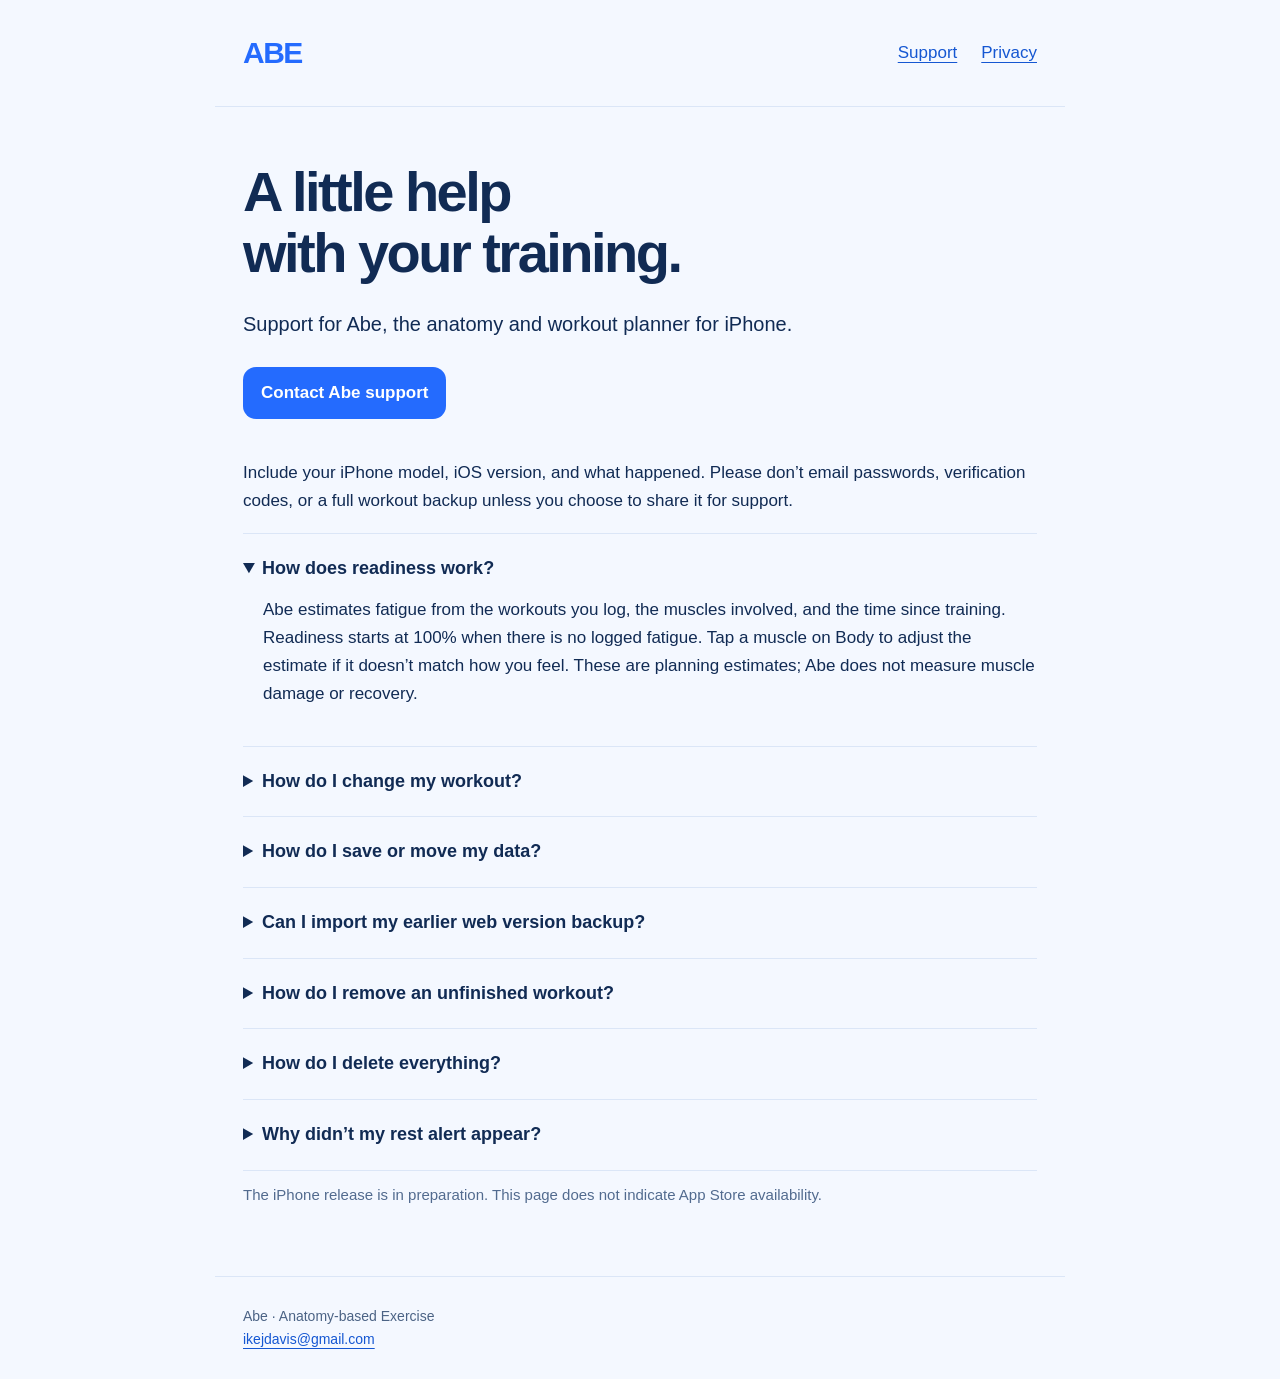
<file: index.html>
<!doctype html><html lang="en"><head><meta charset="utf-8"><meta name="viewport" content="width=device-width,initial-scale=1"><title>Abe — Support</title><meta name="description" content="Help with Abe workouts, readiness, backups, and local data."><link rel="stylesheet" href="site.css"><link rel="icon" type="image/svg+xml" href="data:image/svg+xml,%3Csvg%20xmlns%3D%22http%3A//www.w3.org/2000/svg%22%20viewBox%3D%220%200%2064%2064%22%3E%3Crect%20width%3D%2264%22%20height%3D%2264%22%20rx%3D%2214%22%20fill%3D%22%23246bfe%22/%3E%3Cpath%20d%3D%22M17%2014H47V23H27V30H42V39H27V50H17Z%22%20fill%3D%22white%22/%3E%3C/svg%3E"></head><body><header><a class="brand" href="index.html">ABE</a><nav aria-label="Main"><a href="index.html">Support</a><a href="privacy.html">Privacy</a></nav></header><main><h1>A little help<br>with your training.</h1><p class="lead">Support for Abe, the anatomy and workout planner for iPhone.</p><a class="contact" href="mailto:ikejdavis@gmail.com?subject=Abe%20support">Contact Abe support</a><p>Include your iPhone model, iOS version, and what happened. Please don’t email passwords, verification codes, or a full workout backup unless you choose to share it for support.</p>
<details open><summary>How does readiness work?</summary><p>Abe estimates fatigue from the workouts you log, the muscles involved, and the time since training. Readiness starts at 100% when there is no logged fatigue. Tap a muscle on Body to adjust the estimate if it doesn’t match how you feel. These are planning estimates; Abe does not measure muscle damage or recovery.</p></details>
<details><summary>How do I change my workout?</summary><p>Open Workout for a complete recommendation based on your local profile and logged training. Tap the workout type, duration, or equipment to change them. Begin workout opens set tracking and the rest timer. Suggested starting weights can be edited after warming up.</p></details>
<details><summary>How do I save or move my data?</summary><p>Your profile, history, readiness adjustments, and current workout stay on the device. In Account, open iPhone settings &amp; privacy, then Export backup to Files. On another iPhone, choose Import backup and review the records before merging. Automatic cloud sync is not included.</p></details>
<details><summary>Can I import my earlier web version backup?</summary><p>Yes. Export a JSON backup from the web app’s Account / Data menu, save it to Files, then use Import backup in the iPhone app. Existing records are kept and duplicates are skipped. The two apps do not sync automatically.</p></details>
<details><summary>How do I remove an unfinished workout?</summary><p>Open the workout and choose Discard workout. It removes the unfinished session without recording it as completed. Completed workout history stays in Account.</p></details>
<details><summary>How do I delete everything?</summary><p>In Account, open iPhone settings &amp; privacy and choose Delete profile and all local data. Confirm deletion to remove the profile, history, readiness adjustments, and unfinished workout from Abe. Exported files remain wherever you saved them; remove those separately if needed.</p></details>
<details><summary>Why didn’t my rest alert appear?</summary><p>Rest-timer alerts are optional. Enable them in Account → iPhone settings &amp; privacy, and allow notifications in iPhone Settings. While Abe is open, the in-app countdown shows when rest ends. Focus settings and notification permissions can affect alerts.</p></details>
<p class="stamp">The iPhone release is in preparation. This page does not indicate App Store availability.</p></main><footer>Abe · Anatomy-based Exercise<br><a href="mailto:ikejdavis@gmail.com">ikejdavis@gmail.com</a></footer></body></html>
</file>
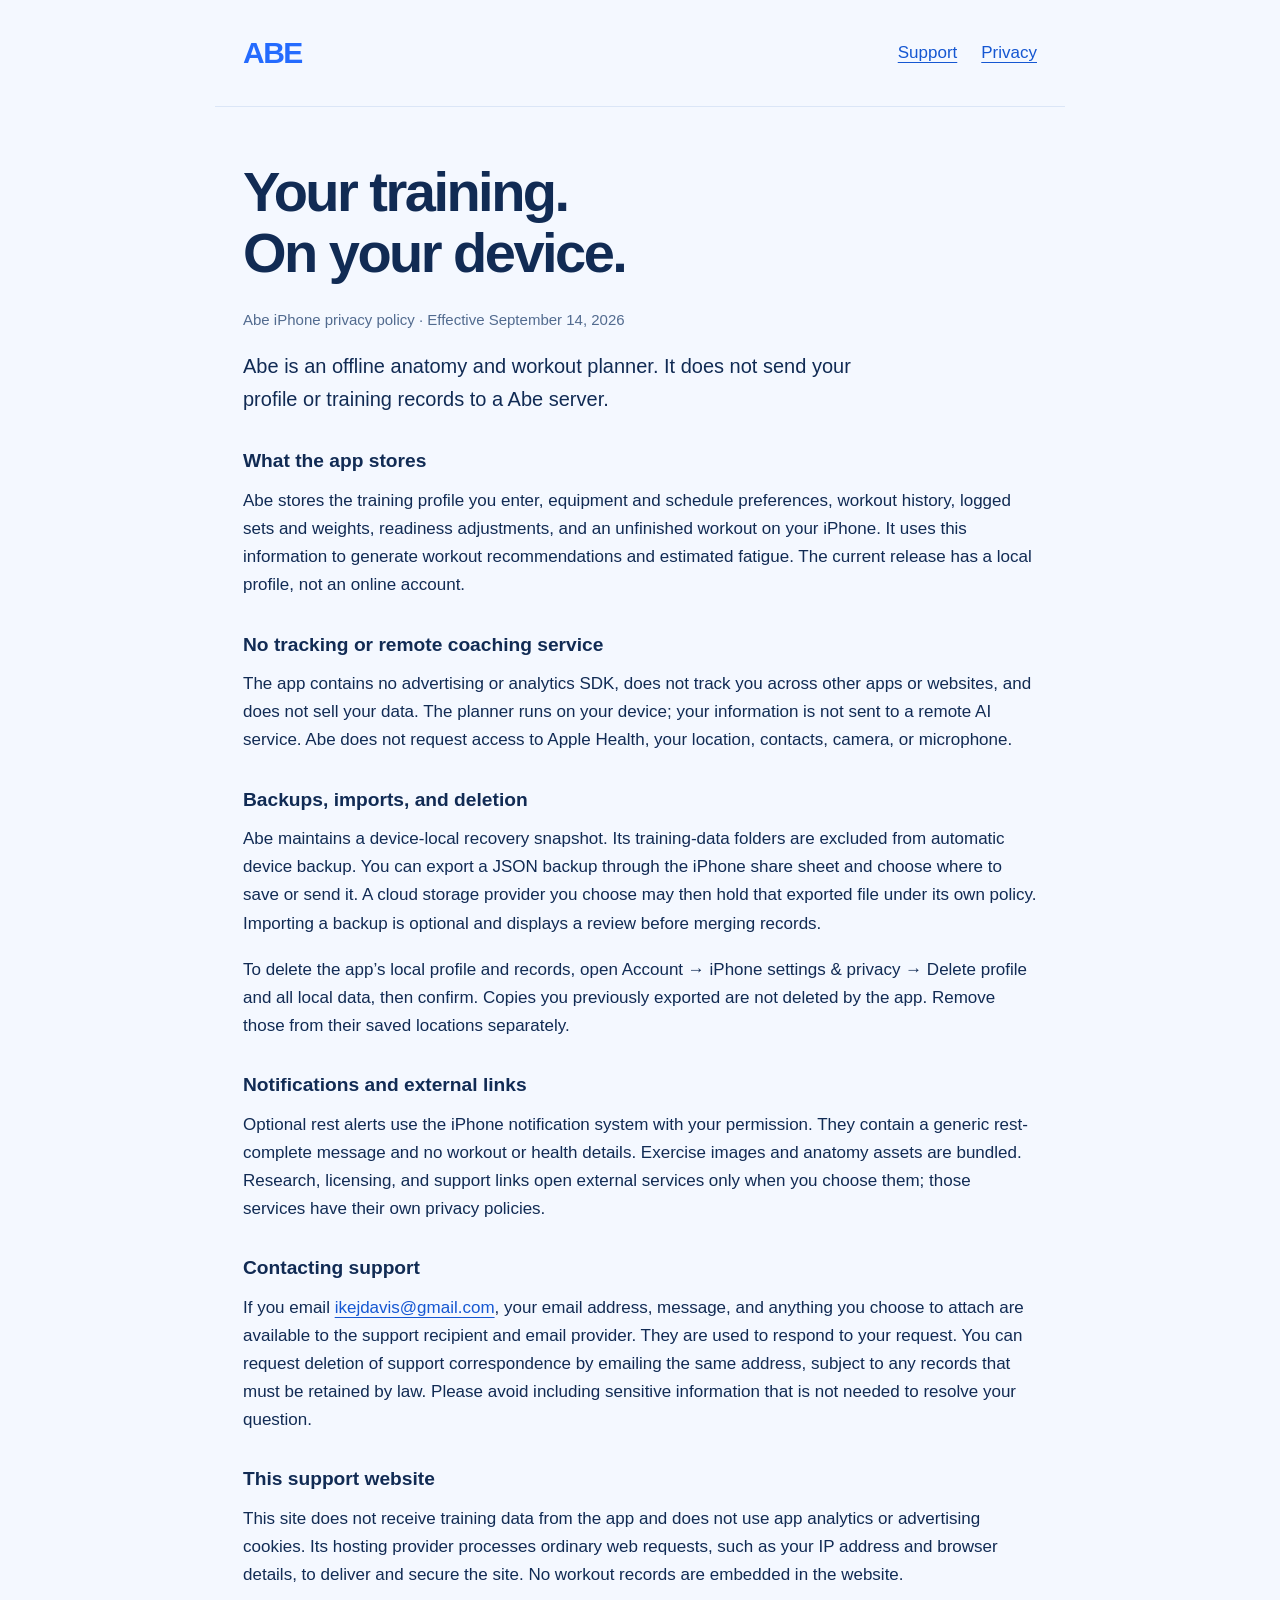
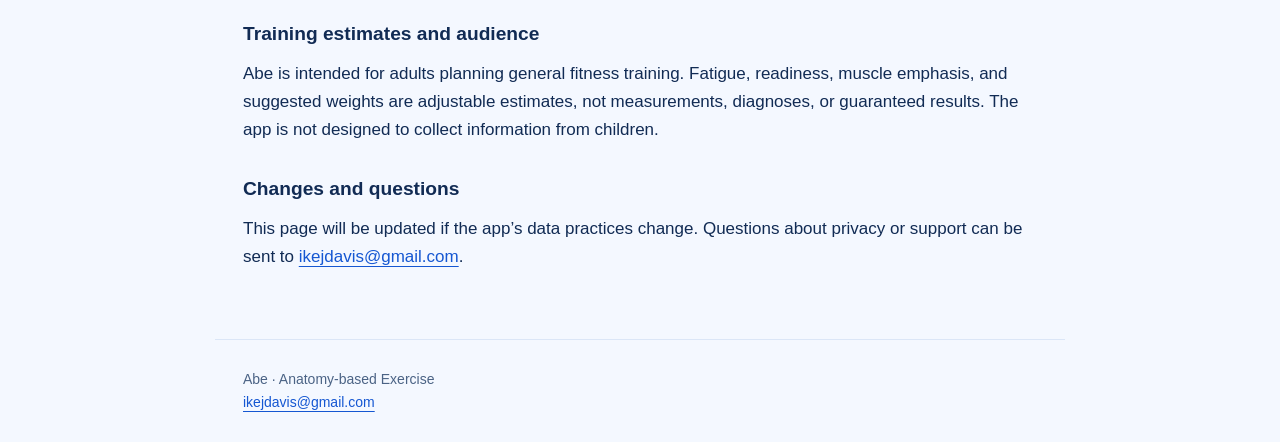
<file: privacy.html>
<!doctype html><html lang="en"><head><meta charset="utf-8"><meta name="viewport" content="width=device-width,initial-scale=1"><title>Abe — Privacy</title><meta name="description" content="How Abe keeps training data on your iPhone and handles optional backups and support."><link rel="stylesheet" href="site.css"><link rel="icon" type="image/svg+xml" href="data:image/svg+xml,%3Csvg%20xmlns%3D%22http%3A//www.w3.org/2000/svg%22%20viewBox%3D%220%200%2064%2064%22%3E%3Crect%20width%3D%2264%22%20height%3D%2264%22%20rx%3D%2214%22%20fill%3D%22%23246bfe%22/%3E%3Cpath%20d%3D%22M17%2014H47V23H27V30H42V39H27V50H17Z%22%20fill%3D%22white%22/%3E%3C/svg%3E"></head><body><header><a class="brand" href="index.html">ABE</a><nav aria-label="Main"><a href="index.html">Support</a><a href="privacy.html">Privacy</a></nav></header><main><h1>Your training.<br>On your device.</h1><p class="stamp">Abe iPhone privacy policy · Effective September 14, 2026</p>
<p class="lead">Abe is an offline anatomy and workout planner. It does not send your profile or training records to a Abe server.</p>
<h2>What the app stores</h2><p>Abe stores the training profile you enter, equipment and schedule preferences, workout history, logged sets and weights, readiness adjustments, and an unfinished workout on your iPhone. It uses this information to generate workout recommendations and estimated fatigue. The current release has a local profile, not an online account.</p>
<h2>No tracking or remote coaching service</h2><p>The app contains no advertising or analytics SDK, does not track you across other apps or websites, and does not sell your data. The planner runs on your device; your information is not sent to a remote AI service. Abe does not request access to Apple Health, your location, contacts, camera, or microphone.</p>
<h2>Backups, imports, and deletion</h2><p>Abe maintains a device-local recovery snapshot. Its training-data folders are excluded from automatic device backup. You can export a JSON backup through the iPhone share sheet and choose where to save or send it. A cloud storage provider you choose may then hold that exported file under its own policy. Importing a backup is optional and displays a review before merging records.</p><p>To delete the app’s local profile and records, open Account → iPhone settings &amp; privacy → Delete profile and all local data, then confirm. Copies you previously exported are not deleted by the app. Remove those from their saved locations separately.</p>
<h2>Notifications and external links</h2><p>Optional rest alerts use the iPhone notification system with your permission. They contain a generic rest-complete message and no workout or health details. Exercise images and anatomy assets are bundled. Research, licensing, and support links open external services only when you choose them; those services have their own privacy policies.</p>
<h2>Contacting support</h2><p>If you email <a href="mailto:ikejdavis@gmail.com">ikejdavis@gmail.com</a>, your email address, message, and anything you choose to attach are available to the support recipient and email provider. They are used to respond to your request. You can request deletion of support correspondence by emailing the same address, subject to any records that must be retained by law. Please avoid including sensitive information that is not needed to resolve your question.</p>
<h2>This support website</h2><p>This site does not receive training data from the app and does not use app analytics or advertising cookies. Its hosting provider processes ordinary web requests, such as your IP address and browser details, to deliver and secure the site. No workout records are embedded in the website.</p>
<h2>Training estimates and audience</h2><p>Abe is intended for adults planning general fitness training. Fatigue, readiness, muscle emphasis, and suggested weights are adjustable estimates, not measurements, diagnoses, or guaranteed results. The app is not designed to collect information from children.</p>
<h2>Changes and questions</h2><p>This page will be updated if the app’s data practices change. Questions about privacy or support can be sent to <a href="mailto:ikejdavis@gmail.com">ikejdavis@gmail.com</a>.</p></main><footer>Abe · Anatomy-based Exercise<br><a href="mailto:ikejdavis@gmail.com">ikejdavis@gmail.com</a></footer></body></html>
</file>
<file: site.css>
:root{font-family:-apple-system,BlinkMacSystemFont,"Segoe UI",sans-serif;color:#112b54;background:#f4f8ff;color-scheme:light}*{box-sizing:border-box}body{margin:0;font-size:17px;line-height:1.65}header,main,footer{max-width:850px;margin:auto;padding:28px}header{display:flex;justify-content:space-between;align-items:center;gap:25px;flex-wrap:wrap;border-bottom:1px solid #dbe6f7}.brand{font-size:30px;font-weight:900;letter-spacing:-1.5px;text-decoration:none;color:#246bfe}nav{display:flex;gap:24px}a{color:#1557d2;text-underline-offset:4px}a:focus-visible{outline:3px solid #246bfe;outline-offset:5px;border-radius:2px}h1{font-size:clamp(2.3rem,7vw,3.5rem);line-height:1.1;letter-spacing:-.045em;margin:26px 0 24px;font-weight:850}h2{font-size:1.2rem;line-height:1.4;margin:32px 0 10px}p{margin:12px 0 18px}main{padding-bottom:50px}.lead{font-size:1.25rem;max-width:650px}.contact{display:inline-block;padding:12px 18px;border-radius:13px;background:#246bfe;color:white;font-weight:700;text-decoration:none;margin:8px 0 28px;overflow-wrap:anywhere}details{border-top:1px solid #dbe6f7;padding:20px 0}details:last-of-type{border-bottom:1px solid #dbe6f7}summary{font-weight:750;cursor:pointer;font-size:18px}details p{padding-left:20px}footer{border-top:1px solid #dbe6f7;font-size:14px;color:#4b6385}.stamp{color:#526b8f;font-size:15px}li{margin:8px 0}@media(max-width:440px){header,main,footer{padding:22px}nav{gap:18px}}@media(prefers-reduced-motion:reduce){*{scroll-behavior:auto}}
</file>
